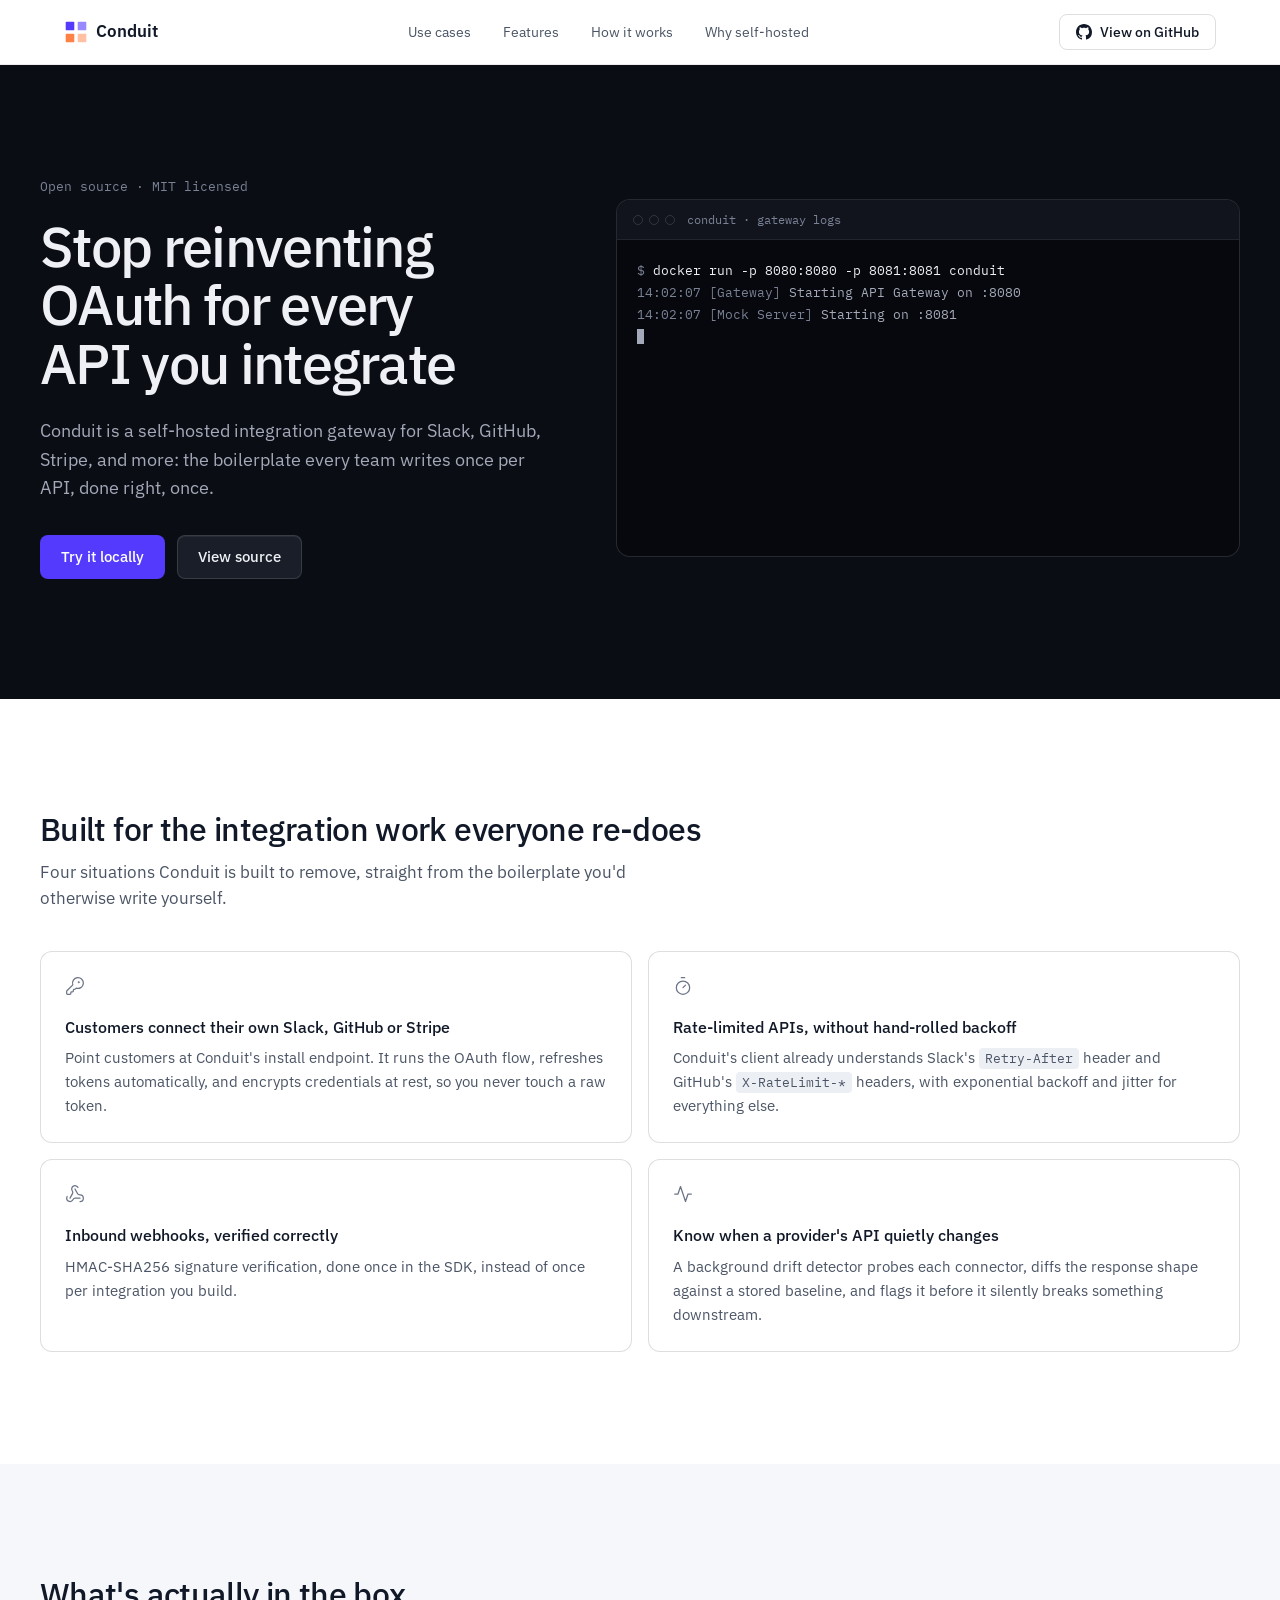
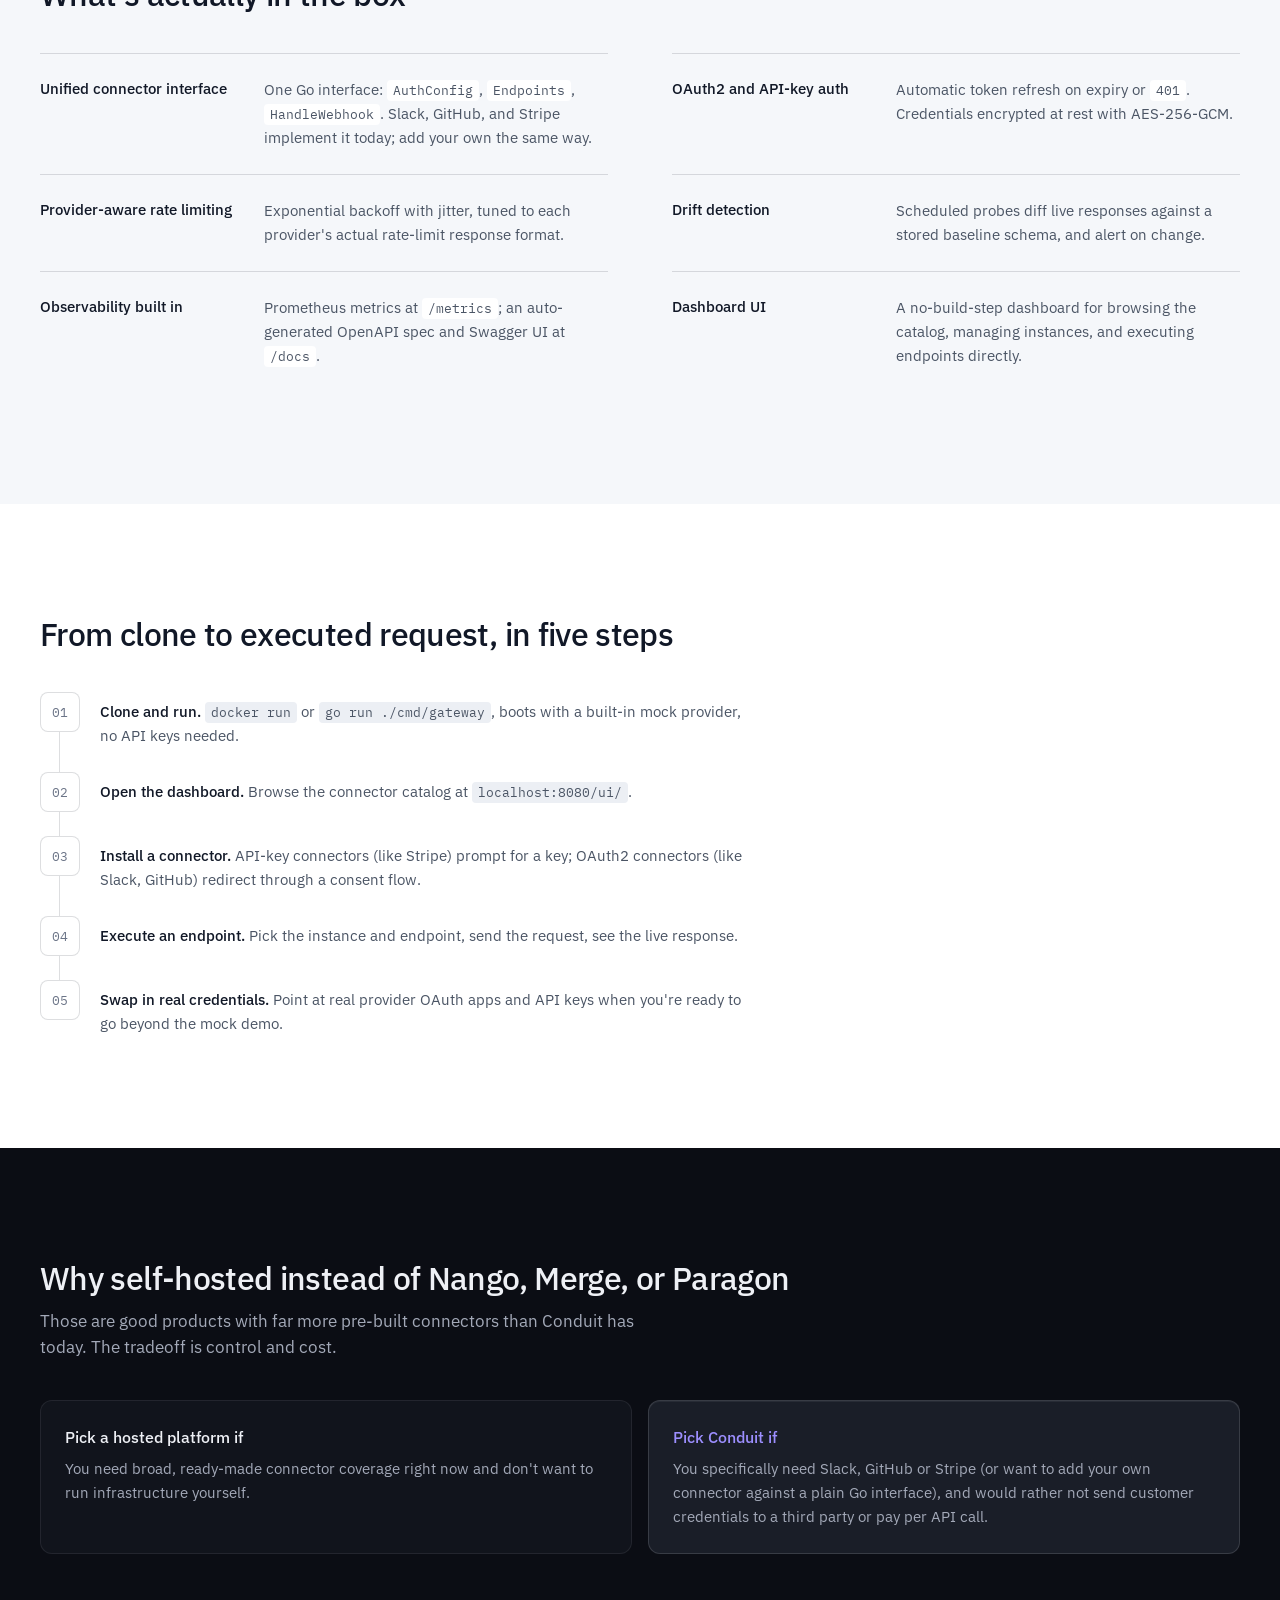
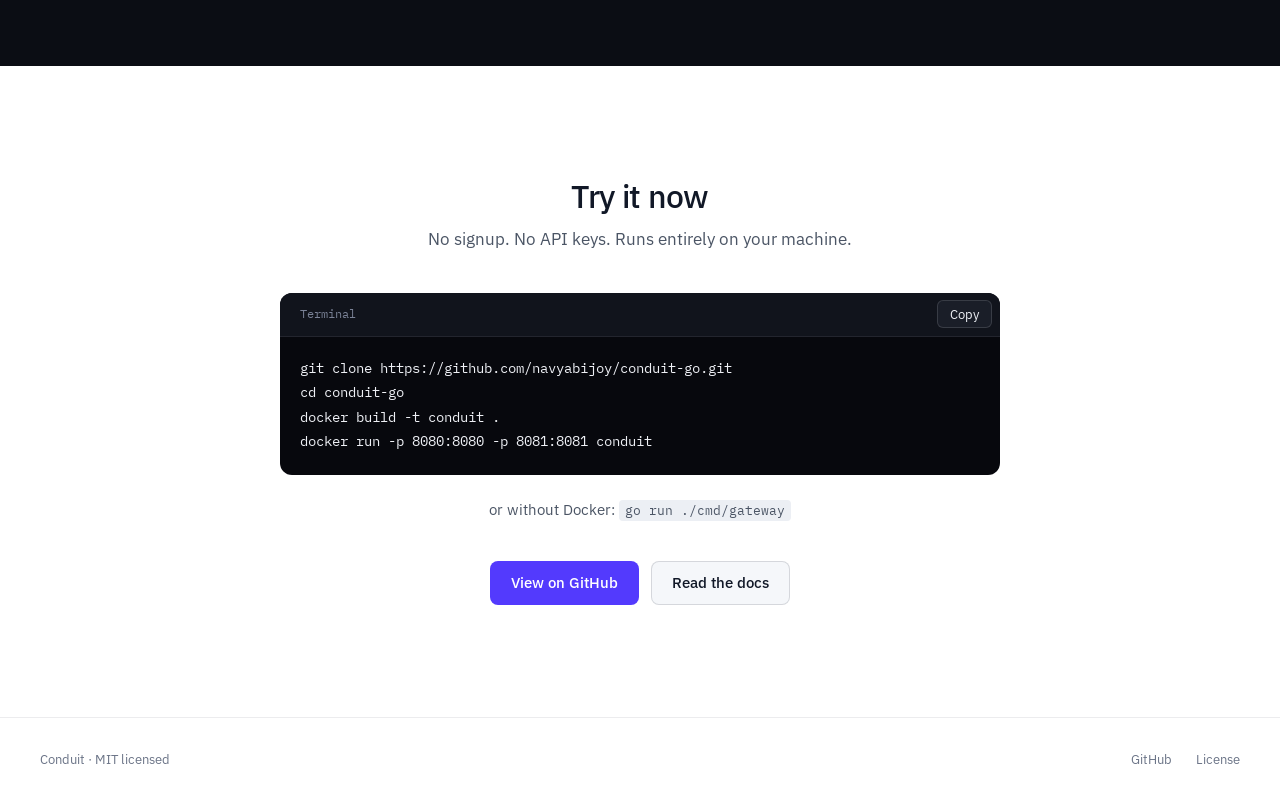
<file: docs/index.html>
<!DOCTYPE html>
<html lang="en">
<head>
  <meta charset="UTF-8" />
  <meta name="viewport" content="width=device-width, initial-scale=1.0" />
  <title>Conduit: Self-Hosted Integration Gateway</title>
  <meta name="description" content="A self-hosted integration gateway for Slack, GitHub, Stripe, and other third-party APIs. OAuth refresh, encrypted credential storage, and rate-limit handling, done once, run yourself." />
  <link rel="preconnect" href="https://fonts.googleapis.com" />
  <link rel="preconnect" href="https://fonts.gstatic.com" crossorigin />
  <link href="https://fonts.googleapis.com/css2?family=IBM+Plex+Mono:wght@400;500&family=IBM+Plex+Sans:wght@400;500;600&display=swap" rel="stylesheet" />
  <link rel="stylesheet" href="style.css" />
</head>
<body>

  <!-- Nav -->
  <header class="nav">
    <div class="nav-inner">
      <a href="#top" class="nav-brand">
        <svg viewBox="0 0 28 28" fill="none" xmlns="http://www.w3.org/2000/svg" aria-hidden="true" class="nav-logo">
          <rect x="2" y="2" width="10" height="10" rx="1" fill="#533AFD"/>
          <rect x="16" y="2" width="10" height="10" rx="1" fill="#533AFD" opacity="0.6"/>
          <rect x="2" y="16" width="10" height="10" rx="1" fill="#FF6118" opacity="0.8"/>
          <rect x="16" y="16" width="10" height="10" rx="1" fill="#FF6118" opacity="0.4"/>
        </svg>
        Conduit
      </a>
      <nav class="nav-links" aria-label="Sections">
        <a href="#use-cases">Use cases</a>
        <a href="#features">Features</a>
        <a href="#how-it-works">How it works</a>
        <a href="#compare">Why self-hosted</a>
      </nav>
      <a href="https://github.com/navyabijoy/conduit-go" class="btn btn-outline btn-sm" target="_blank" rel="noopener">
        <svg viewBox="0 0 16 16" width="16" height="16" fill="currentColor" aria-hidden="true"><path d="M8 0C3.58 0 0 3.58 0 8c0 3.54 2.29 6.53 5.47 7.59.4.07.55-.17.55-.38 0-.19-.01-.82-.01-1.49-2.01.37-2.53-.49-2.69-.94-.09-.23-.48-.94-.82-1.13-.28-.15-.68-.52-.01-.53.63-.01 1.08.58 1.23.82.72 1.21 1.87.87 2.33.66.07-.52.28-.87.51-1.07-1.78-.2-3.64-.89-3.64-3.95 0-.87.31-1.59.82-2.15-.08-.2-.36-1.02.08-2.12 0 0 .67-.21 2.2.82.64-.18 1.32-.27 2-.27.68 0 1.36.09 2 .27 1.53-1.04 2.2-.82 2.2-.82.44 1.1.16 1.92.08 2.12.51.56.82 1.27.82 2.15 0 3.07-1.87 3.75-3.65 3.95.29.25.54.73.54 1.48 0 1.07-.02 1.93-.02 2.2 0 .21.15.46.55.38A8.01 8.01 0 0 0 16 8c0-4.42-3.58-8-8-8Z"/></svg>
        View on GitHub
      </a>
    </div>
  </header>

  <!-- Hero -->
  <section class="hero" id="top">
    <div class="hero-inner">
      <div class="hero-copy">
        <p class="hero-kicker">Open source · MIT licensed</p>
        <h1>Stop reinventing OAuth for every API you integrate</h1>
        <p class="hero-sub">Conduit is a self-hosted integration gateway for Slack, GitHub, Stripe, and more: the boilerplate every team writes once per API, done right, once.</p>
        <div class="hero-actions">
          <a href="#quickstart" class="btn btn-primary">Try it locally</a>
          <a href="https://github.com/navyabijoy/conduit-go" class="btn btn-secondary" target="_blank" rel="noopener">View source</a>
        </div>
      </div>

      <div class="hero-visual" aria-hidden="true">
        <div class="terminal">
          <div class="terminal-bar">
            <span class="terminal-dots"><i></i><i></i><i></i></span>
            <span class="terminal-title">conduit · gateway logs</span>
          </div>
          <pre class="terminal-body"><code id="terminal-code"></code><span class="cursor"></span></pre>
        </div>
      </div>
    </div>
  </section>

  <!-- Use Cases -->
  <section class="section" id="use-cases">
    <div class="section-inner">
      <h2>Built for the integration work everyone re-does</h2>
      <p class="section-lead">Four situations Conduit is built to remove, straight from the boilerplate you'd otherwise write yourself.</p>
      <div class="grid grid-2">
        <div class="card">
          <svg class="card-icon" viewBox="0 0 24 24" fill="none" stroke="currentColor" stroke-width="1.5" stroke-linecap="round" stroke-linejoin="round" aria-hidden="true"><path d="M2.586 17.414A2 2 0 0 0 2 18.828V21a1 1 0 0 0 1 1h3a1 1 0 0 0 1-1v-1a1 1 0 0 1 1-1h1a1 1 0 0 0 1-1v-1a1 1 0 0 1 1-1h.172a2 2 0 0 0 1.414-.586l.814-.814a6.5 6.5 0 1 0-4-4z"/><circle cx="16.5" cy="7.5" r=".5" fill="currentColor"/></svg>
          <h3>Customers connect their own Slack, GitHub or Stripe</h3>
          <p>Point customers at Conduit's install endpoint. It runs the OAuth flow, refreshes tokens automatically, and encrypts credentials at rest, so you never touch a raw token.</p>
        </div>
        <div class="card">
          <svg class="card-icon" viewBox="0 0 24 24" fill="none" stroke="currentColor" stroke-width="1.5" stroke-linecap="round" stroke-linejoin="round" aria-hidden="true"><line x1="10" x2="14" y1="2" y2="2"/><line x1="12" x2="15" y1="14" y2="11"/><circle cx="12" cy="14" r="8"/></svg>
          <h3>Rate-limited APIs, without hand-rolled backoff</h3>
          <p>Conduit's client already understands Slack's <code>Retry-After</code> header and GitHub's <code>X-RateLimit-*</code> headers, with exponential backoff and jitter for everything else.</p>
        </div>
        <div class="card">
          <svg class="card-icon" viewBox="0 0 24 24" fill="none" stroke="currentColor" stroke-width="1.5" stroke-linecap="round" stroke-linejoin="round" aria-hidden="true"><path d="M18 16.98h-5.99c-1.1 0-1.95.94-2.48 1.9A4 4 0 0 1 2 17c.01-.7.2-1.4.57-2"/><path d="m6 17 3.13-5.78c.53-.97.1-2.18-.5-3.1a4 4 0 1 1 6.89-4.06"/><path d="m12 6 3.13 5.73C15.66 12.7 16.9 13 18 13a4 4 0 0 1 0 8"/></svg>
          <h3>Inbound webhooks, verified correctly</h3>
          <p>HMAC-SHA256 signature verification, done once in the SDK, instead of once per integration you build.</p>
        </div>
        <div class="card">
          <svg class="card-icon" viewBox="0 0 24 24" fill="none" stroke="currentColor" stroke-width="1.5" stroke-linecap="round" stroke-linejoin="round" aria-hidden="true"><polyline points="22 12 18 12 15 21 9 3 6 12 2 12"/></svg>
          <h3>Know when a provider's API quietly changes</h3>
          <p>A background drift detector probes each connector, diffs the response shape against a stored baseline, and flags it before it silently breaks something downstream.</p>
        </div>
      </div>
    </div>
  </section>

  <!-- Features -->
  <section class="section section-alt" id="features">
    <div class="section-inner">
      <h2>What's actually in the box</h2>
      <dl class="spec-list">
        <div class="spec">
          <dt>Unified connector interface</dt>
          <dd>One Go interface: <code>AuthConfig</code>, <code>Endpoints</code>, <code>HandleWebhook</code>. Slack, GitHub, and Stripe implement it today; add your own the same way.</dd>
        </div>
        <div class="spec">
          <dt>OAuth2 and API-key auth</dt>
          <dd>Automatic token refresh on expiry or <code>401</code>. Credentials encrypted at rest with AES-256-GCM.</dd>
        </div>
        <div class="spec">
          <dt>Provider-aware rate limiting</dt>
          <dd>Exponential backoff with jitter, tuned to each provider's actual rate-limit response format.</dd>
        </div>
        <div class="spec">
          <dt>Drift detection</dt>
          <dd>Scheduled probes diff live responses against a stored baseline schema, and alert on change.</dd>
        </div>
        <div class="spec">
          <dt>Observability built in</dt>
          <dd>Prometheus metrics at <code>/metrics</code>; an auto-generated OpenAPI spec and Swagger UI at <code>/docs</code>.</dd>
        </div>
        <div class="spec">
          <dt>Dashboard UI</dt>
          <dd>A no-build-step dashboard for browsing the catalog, managing instances, and executing endpoints directly.</dd>
        </div>
      </dl>
    </div>
  </section>

  <!-- How it Works -->
  <section class="section" id="how-it-works">
    <div class="section-inner">
      <h2>From clone to executed request, in five steps</h2>
      <ol class="steps">
        <li><span class="step-num">01</span><div><strong>Clone and run.</strong> <code>docker run</code> or <code>go run ./cmd/gateway</code>, boots with a built-in mock provider, no API keys needed.</div></li>
        <li><span class="step-num">02</span><div><strong>Open the dashboard.</strong> Browse the connector catalog at <code>localhost:8080/ui/</code>.</div></li>
        <li><span class="step-num">03</span><div><strong>Install a connector.</strong> API-key connectors (like Stripe) prompt for a key; OAuth2 connectors (like Slack, GitHub) redirect through a consent flow.</div></li>
        <li><span class="step-num">04</span><div><strong>Execute an endpoint.</strong> Pick the instance and endpoint, send the request, see the live response.</div></li>
        <li><span class="step-num">05</span><div><strong>Swap in real credentials.</strong> Point at real provider OAuth apps and API keys when you're ready to go beyond the mock demo.</div></li>
      </ol>
    </div>
  </section>

  <!-- Why Self-Hosted -->
  <section class="section section-dark" id="compare">
    <div class="section-inner">
      <h2>Why self-hosted instead of Nango, Merge, or Paragon</h2>
      <p class="section-lead">Those are good products with far more pre-built connectors than Conduit has today. The tradeoff is control and cost.</p>
      <div class="grid grid-2">
        <div class="compare-card">
          <h3>Pick a hosted platform if</h3>
          <p>You need broad, ready-made connector coverage right now and don't want to run infrastructure yourself.</p>
        </div>
        <div class="compare-card compare-card--ours">
          <h3>Pick Conduit if</h3>
          <p>You specifically need Slack, GitHub or Stripe (or want to add your own connector against a plain Go interface), and would rather not send customer credentials to a third party or pay per API call.</p>
        </div>
      </div>
    </div>
  </section>

  <!-- Quickstart -->
  <section class="section" id="quickstart">
    <div class="section-inner section-inner--narrow">
      <h2>Try it now</h2>
      <p class="section-lead">No signup. No API keys. Runs entirely on your machine.</p>
      <div class="code-block">
        <div class="code-block-header">
          <span>Terminal</span>
          <button class="copy-btn" id="copy-btn" type="button">Copy</button>
        </div>
        <pre><code id="quickstart-code">git clone https://github.com/navyabijoy/conduit-go.git
cd conduit-go
docker build -t conduit .
docker run -p 8080:8080 -p 8081:8081 conduit</code></pre>
      </div>
      <p class="quickstart-alt">or without Docker: <code>go run ./cmd/gateway</code></p>
      <div class="hero-actions quickstart-actions">
        <a href="https://github.com/navyabijoy/conduit-go" class="btn btn-primary" target="_blank" rel="noopener">View on GitHub</a>
        <a href="https://github.com/navyabijoy/conduit-go#readme" class="btn btn-secondary" target="_blank" rel="noopener">Read the docs</a>
      </div>
    </div>
  </section>

  <!-- Footer -->
  <footer class="footer">
    <div class="footer-inner">
      <span>Conduit · MIT licensed</span>
      <a href="https://github.com/navyabijoy/conduit-go" target="_blank" rel="noopener">GitHub</a>
      <a href="https://github.com/navyabijoy/conduit-go/blob/main/LICENSE" target="_blank" rel="noopener">License</a>
    </div>
  </footer>

  <script src="app.js"></script>
</body>
</html>
</file>
<file: docs/style.css>
/* Conduit landing page
   Ink-tinted neutrals, one accent (brand purple), brand orange reserved for
   alerts in the terminal. IBM Plex Sans + Plex Mono. 4px spacing grid. */

*, *::before, *::after { box-sizing: border-box; margin: 0; padding: 0; }

:root {
  /* Accent: brand purple. Light variant for use as ink on dark surfaces. */
  --accent: #533AFD;
  --accent-hover: #4730e0;
  --accent-on-dark: #9d8fff;
  --alert: #ff7a3d;       /* brand orange, tuned for dark */
  --positive: #4cc38a;

  /* Light ramp (ink) */
  --page: #ffffff;
  --page-alt: #f5f7fa;
  --raised: #eceff4;
  --text: #111827;
  --text-2: #4b5565;
  --text-3: #6b7487;
  --line: rgba(17, 24, 39, 0.08);
  --line-strong: rgba(17, 24, 39, 0.14);

  /* Dark ramp (ink) */
  --d-deep: #07080d;
  --d-page: #0b0d14;
  --d-card: #11141c;
  --d-raised: #1a1e28;
  --d-text: #eef0f5;
  --d-text-2: #a3a9b8;
  --d-text-3: #7a8296;
  --d-line: rgba(238, 240, 245, 0.08);
  --d-line-strong: rgba(238, 240, 245, 0.14);

  --radius-sm: 6px;
  --radius: 8px;
  --radius-card: 12px;
  --radius-panel: 14px;

  --font: "IBM Plex Sans", -apple-system, BlinkMacSystemFont, "Segoe UI", sans-serif;
  --mono: "IBM Plex Mono", "SFMono-Regular", ui-monospace, monospace;

  --ease: cubic-bezier(0.22, 1, 0.36, 1);
  --page-max: 1200px;
  --gutter: 24px;
}

@media (prefers-reduced-motion: reduce) {
  *, *::before, *::after {
    animation-duration: 0.001ms !important;
    animation-iteration-count: 1 !important;
    transition-duration: 0.001ms !important;
    scroll-behavior: auto !important;
  }
}

html { scroll-behavior: smooth; scroll-padding-top: 64px; }

body {
  font-family: var(--font);
  font-size: 15px;
  color: var(--text);
  background: var(--page);
  -webkit-font-smoothing: antialiased;
  -moz-osx-font-smoothing: grayscale;
  line-height: 1.5;
}

a { color: inherit; text-decoration: none; }

code {
  font-family: var(--mono);
  font-size: 0.875em;
  background: var(--raised);
  padding: 2px 6px;
  border-radius: 4px;
}

a:focus-visible, button:focus-visible {
  outline: 2px solid var(--accent);
  outline-offset: 2px;
  border-radius: 4px;
}

/* Nav */
.nav {
  position: sticky;
  top: 0;
  z-index: 100;
  background: var(--page);
  border-bottom: 1px solid var(--line);
}
.nav-inner {
  max-width: var(--page-max);
  margin: 0 auto;
  height: 64px;
  padding: 0 var(--gutter);
  display: flex;
  align-items: center;
  justify-content: space-between;
  gap: 24px;
}
.nav-brand {
  display: flex;
  align-items: center;
  gap: 8px;
  font-weight: 600;
  font-size: 17px;
}
.nav-logo { width: 24px; height: 24px; }
.nav-links {
  display: flex;
  gap: 32px;
  font-size: 14px;
  color: var(--text-2);
}
.nav-links a { transition: color 150ms var(--ease); }
.nav-links a:hover { color: var(--text); }

@media (max-width: 860px) {
  .nav-links { display: none; }
}

/* Buttons */
.btn {
  display: inline-flex;
  align-items: center;
  justify-content: center;
  gap: 8px;
  height: 44px;
  padding: 0 20px;
  border-radius: var(--radius);
  font-size: 15px;
  font-weight: 500;
  border: 1px solid transparent;
  cursor: pointer;
  white-space: nowrap;
  transition: background-color 150ms var(--ease), border-color 150ms var(--ease), color 150ms var(--ease), transform 120ms var(--ease);
}
.btn:active { transform: scale(0.98); }
.btn-sm { height: 36px; padding: 0 16px; font-size: 14px; }
.btn-primary { background: var(--accent); color: #fff; }
.btn-primary:hover { background: var(--accent-hover); }
.btn-secondary { background: var(--page-alt); color: var(--text); border-color: var(--line-strong); }
.btn-secondary:hover { background: var(--raised); }
.btn-outline { background: transparent; color: var(--text); border-color: var(--line-strong); }
.btn-outline:hover { background: var(--page-alt); }

/* Hero */
.hero {
  background: var(--d-page);
  color: var(--d-text);
  padding: 112px var(--gutter) 120px;
  display: flex;
  align-items: center;
  overflow: hidden;
}
.hero-inner {
  width: 100%;
  max-width: var(--page-max);
  margin: 0 auto;
  display: grid;
  grid-template-columns: minmax(0, 1fr) minmax(0, 1.2fr);
  gap: 56px;
  align-items: center;
  animation: rise 400ms var(--ease) backwards;
}
.hero-kicker {
  font-family: var(--mono);
  font-size: 13px;
  color: var(--d-text-3);
  margin-bottom: 20px;
}
.hero h1 {
  font-size: 56px;
  font-weight: 500;
  line-height: 1.05;
  letter-spacing: -0.03em;
  margin-bottom: 24px;
  text-wrap: balance;
}
.hero-sub {
  font-size: 18px;
  color: var(--d-text-2);
  line-height: 1.6;
  max-width: 36rem;
  margin-bottom: 32px;
}
.hero-actions { display: flex; gap: 12px; flex-wrap: wrap; }
.hero .btn-secondary {
  background: var(--d-raised);
  color: var(--d-text);
  border-color: var(--d-line-strong);
  box-shadow: inset 0 1px 0 rgba(255, 255, 255, 0.06);
}
.hero .btn-secondary:hover { background: #222736; }
.hero a:focus-visible { outline-color: var(--accent-on-dark); }

/* Terminal: the hero moment */
.terminal {
  background: var(--d-deep);
  border: 1px solid var(--d-line-strong);
  border-radius: var(--radius-panel);
  overflow: hidden;
}
.terminal-bar {
  display: flex;
  align-items: center;
  gap: 12px;
  height: 40px;
  padding: 0 16px;
  background: var(--d-card);
  border-bottom: 1px solid var(--d-line);
}
.terminal-dots { display: flex; gap: 6px; }
.terminal-dots i {
  width: 10px;
  height: 10px;
  border-radius: 50%;
  border: 1px solid var(--d-line-strong);
}
.terminal-title {
  font-family: var(--mono);
  font-size: 12px;
  color: var(--d-text-3);
}
.terminal-body {
  padding: 20px;
  font-family: var(--mono);
  font-size: 12.5px;
  line-height: 1.75;
  color: var(--d-text-2);
  min-height: 316px;
  white-space: pre-wrap;
  word-break: break-word;
}
.terminal-body code {
  background: none;
  padding: 0;
  border-radius: 0;
  font-size: inherit;
  color: inherit;
}
.terminal-body .line { display: block; padding-left: 9ch; text-indent: -9ch; }
.terminal-body .line.cmd { padding-left: 0; text-indent: 0; color: var(--d-text); }
.terminal-body .line.gap { height: 12px; }
.terminal-body .t { color: var(--d-text-3); }
.terminal-body .tag { color: var(--d-text-3); }
.terminal-body .ps { color: var(--d-text-3); }
.terminal-body .hl-accent { color: var(--accent-on-dark); }
.terminal-body .hl-ok { color: var(--positive); }
.terminal-body .hl-alert { color: var(--alert); }
.cursor {
  display: inline-block;
  width: 7px;
  height: 15px;
  background: var(--d-text-2);
  vertical-align: -3px;
}

@keyframes rise {
  from { opacity: 0; transform: translateY(8px); }
  to   { opacity: 1; transform: translateY(0); }
}

@media (max-width: 960px) {
  .hero { padding: 64px var(--gutter); min-height: 0; }
  .hero-inner { grid-template-columns: minmax(0, 1fr); gap: 48px; }
  .hero h1 { font-size: 40px; }
  .terminal-body { font-size: 11.5px; padding: 16px; min-height: 0; }
}

/* Sections */
.section { padding: 112px var(--gutter); }
.section-alt { background: var(--page-alt); }
.section-dark { background: var(--d-page); color: var(--d-text); }
.section-inner { max-width: var(--page-max); margin: 0 auto; }
.section-inner--narrow { max-width: 720px; text-align: center; }

.section h2 {
  font-size: 32px;
  font-weight: 500;
  line-height: 1.15;
  letter-spacing: -0.02em;
  margin-bottom: 12px;
  text-wrap: balance;
}
.section-lead {
  font-size: 17px;
  color: var(--text-2);
  max-width: 40rem;
  margin-bottom: 40px;
}
.section-inner--narrow .section-lead { margin-left: auto; margin-right: auto; }
.section-dark .section-lead { color: var(--d-text-2); }
#features h2, #how-it-works h2 { margin-bottom: 40px; }

@media (max-width: 860px) {
  .section { padding: 80px var(--gutter); }
  .section h2 { font-size: 28px; }
}

/* Grids & cards */
.grid { display: grid; gap: 16px; }
.grid-2 { grid-template-columns: repeat(2, minmax(0, 1fr)); }
@media (max-width: 860px) {
  .grid-2 { grid-template-columns: minmax(0, 1fr); }
}

.card {
  background: var(--page);
  border: 1px solid var(--line-strong);
  border-radius: var(--radius-card);
  padding: 24px;
}
.card-icon {
  width: 20px;
  height: 20px;
  color: var(--text-3);
  margin-bottom: 20px;
  display: block;
}
.card h3 { font-size: 16px; font-weight: 500; line-height: 1.4; margin-bottom: 8px; }
.card p { color: var(--text-2); font-size: 15px; line-height: 1.6; }

/* Feature spec list */
.spec-list {
  display: grid;
  grid-template-columns: repeat(2, minmax(0, 1fr));
  column-gap: 64px;
}
.spec {
  display: grid;
  grid-template-columns: 200px minmax(0, 1fr);
  gap: 24px;
  padding: 24px 0;
  border-top: 1px solid var(--line-strong);
}
.spec dt { font-weight: 500; font-size: 15px; }
.spec dd { color: var(--text-2); font-size: 15px; line-height: 1.6; }
.spec code { background: var(--page); }
@media (max-width: 1080px) {
  .spec { grid-template-columns: minmax(0, 1fr); gap: 4px; }
}
@media (max-width: 720px) {
  .spec-list { grid-template-columns: minmax(0, 1fr); }
}

/* Steps: one conduit rail, steps hang off it as ports */
.steps {
  list-style: none;
  max-width: 720px;
  position: relative;
}
.steps::before {
  content: "";
  position: absolute;
  left: 19px;
  top: 20px;
  bottom: 20px;
  width: 1px;
  background: var(--line-strong);
}
.steps li {
  position: relative;
  display: flex;
  gap: 20px;
  align-items: flex-start;
}
.steps li + li { margin-top: 24px; }
.step-num {
  flex-shrink: 0;
  width: 40px;
  height: 40px;
  border-radius: var(--radius);
  background: var(--page);
  border: 1px solid var(--line-strong);
  color: var(--text-3);
  display: flex;
  align-items: center;
  justify-content: center;
  font-family: var(--mono);
  font-size: 13px;
  font-variant-numeric: tabular-nums;
}
.steps li div { color: var(--text-2); font-size: 15px; line-height: 1.6; padding-top: 8px; }
.steps li strong { color: var(--text); font-weight: 500; }

/* Compare */
.compare-card {
  background: var(--d-card);
  border: 1px solid var(--d-line);
  border-radius: var(--radius-card);
  padding: 24px;
}
.compare-card h3 { font-size: 16px; font-weight: 500; margin-bottom: 8px; }
.compare-card p { color: var(--d-text-2); font-size: 15px; line-height: 1.6; }
.compare-card--ours {
  background: var(--d-raised);
  border-color: var(--d-line-strong);
  box-shadow: inset 0 1px 0 rgba(255, 255, 255, 0.06);
}
.compare-card--ours h3 { color: var(--accent-on-dark); }

/* Code block */
.code-block {
  background: var(--d-deep);
  border-radius: var(--radius-card);
  overflow: hidden;
  text-align: left;
}
.code-block-header {
  display: flex;
  justify-content: space-between;
  align-items: center;
  height: 44px;
  padding: 0 8px 0 20px;
  background: var(--d-card);
  border-bottom: 1px solid var(--d-line);
  color: var(--d-text-3);
  font-family: var(--mono);
  font-size: 12px;
}
.copy-btn {
  height: 28px;
  background: var(--d-raised);
  border: 1px solid var(--d-line-strong);
  color: var(--d-text);
  border-radius: var(--radius-sm);
  padding: 0 12px;
  font-family: var(--font);
  font-size: 13px;
  cursor: pointer;
  transition: background-color 150ms var(--ease);
}
.copy-btn:hover { background: #222736; }
.copy-btn:focus-visible { outline-color: var(--accent-on-dark); }
.code-block pre { padding: 20px; margin: 0; overflow-x: auto; }
.code-block code {
  background: none;
  padding: 0;
  font-size: 14px;
  color: var(--d-text);
  line-height: 1.7;
}

.quickstart-alt { margin-top: 24px; color: var(--text-2); font-size: 15px; }
.quickstart-actions { justify-content: center; margin-top: 40px; }

/* Footer */
.footer {
  border-top: 1px solid var(--line);
  padding: 32px var(--gutter);
}
.footer-inner {
  max-width: var(--page-max);
  margin: 0 auto;
  display: flex;
  gap: 24px;
  align-items: center;
  color: var(--text-3);
  font-size: 13px;
  flex-wrap: wrap;
}
.footer-inner span { margin-right: auto; }
.footer-inner a { transition: color 150ms var(--ease); }
.footer-inner a:hover { color: var(--text); }
</file>
